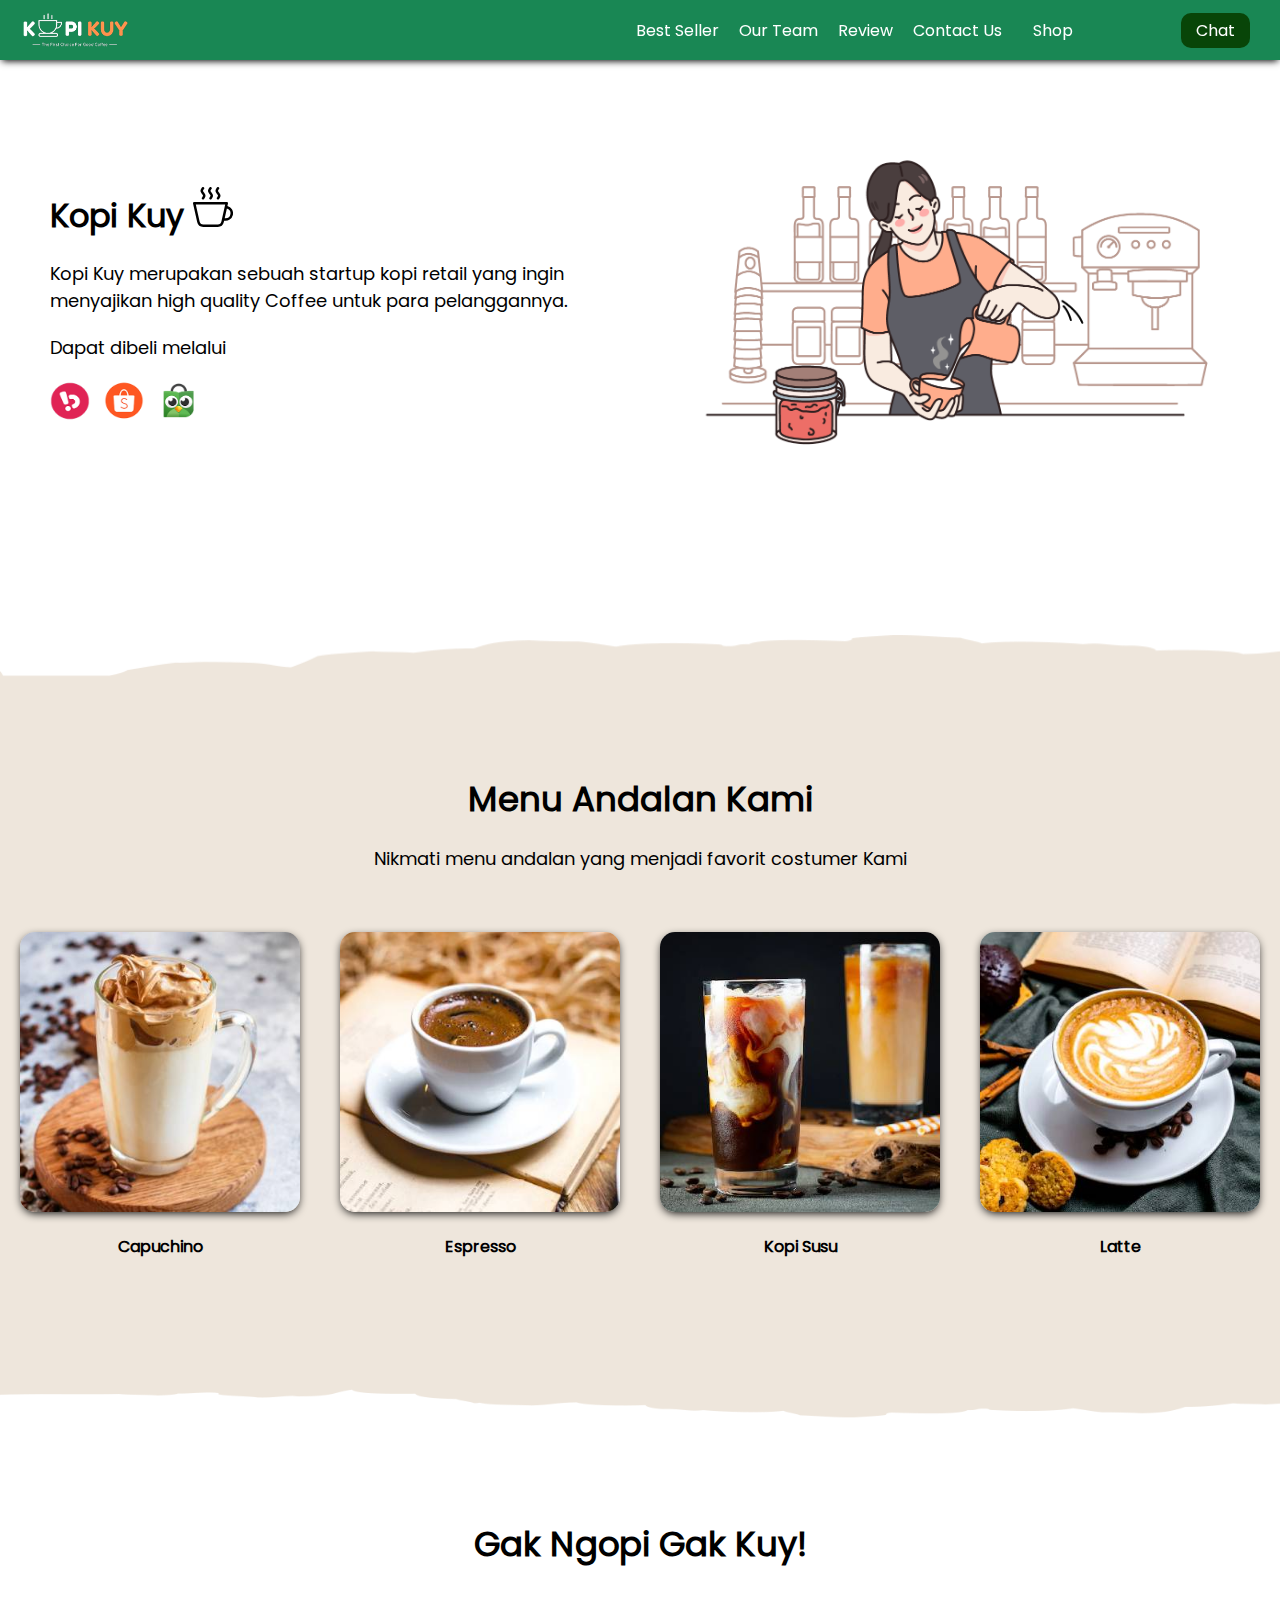
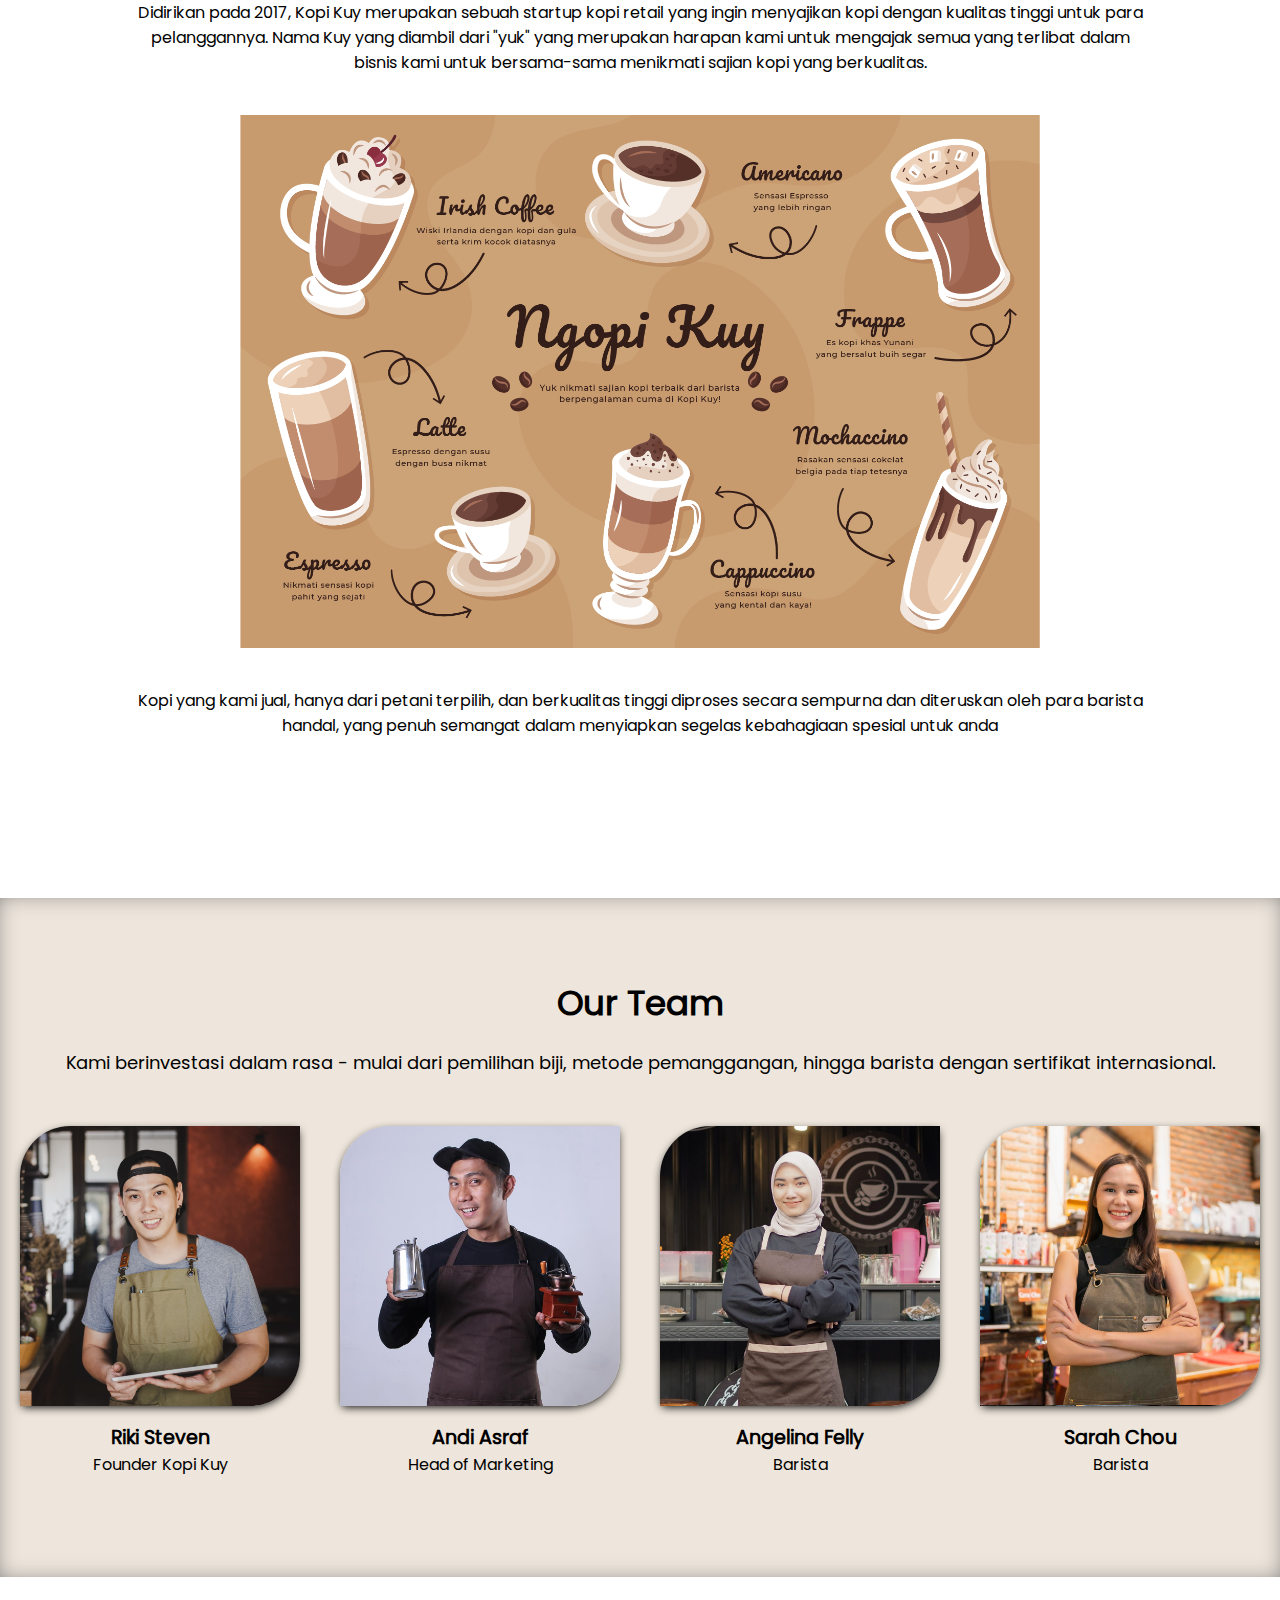
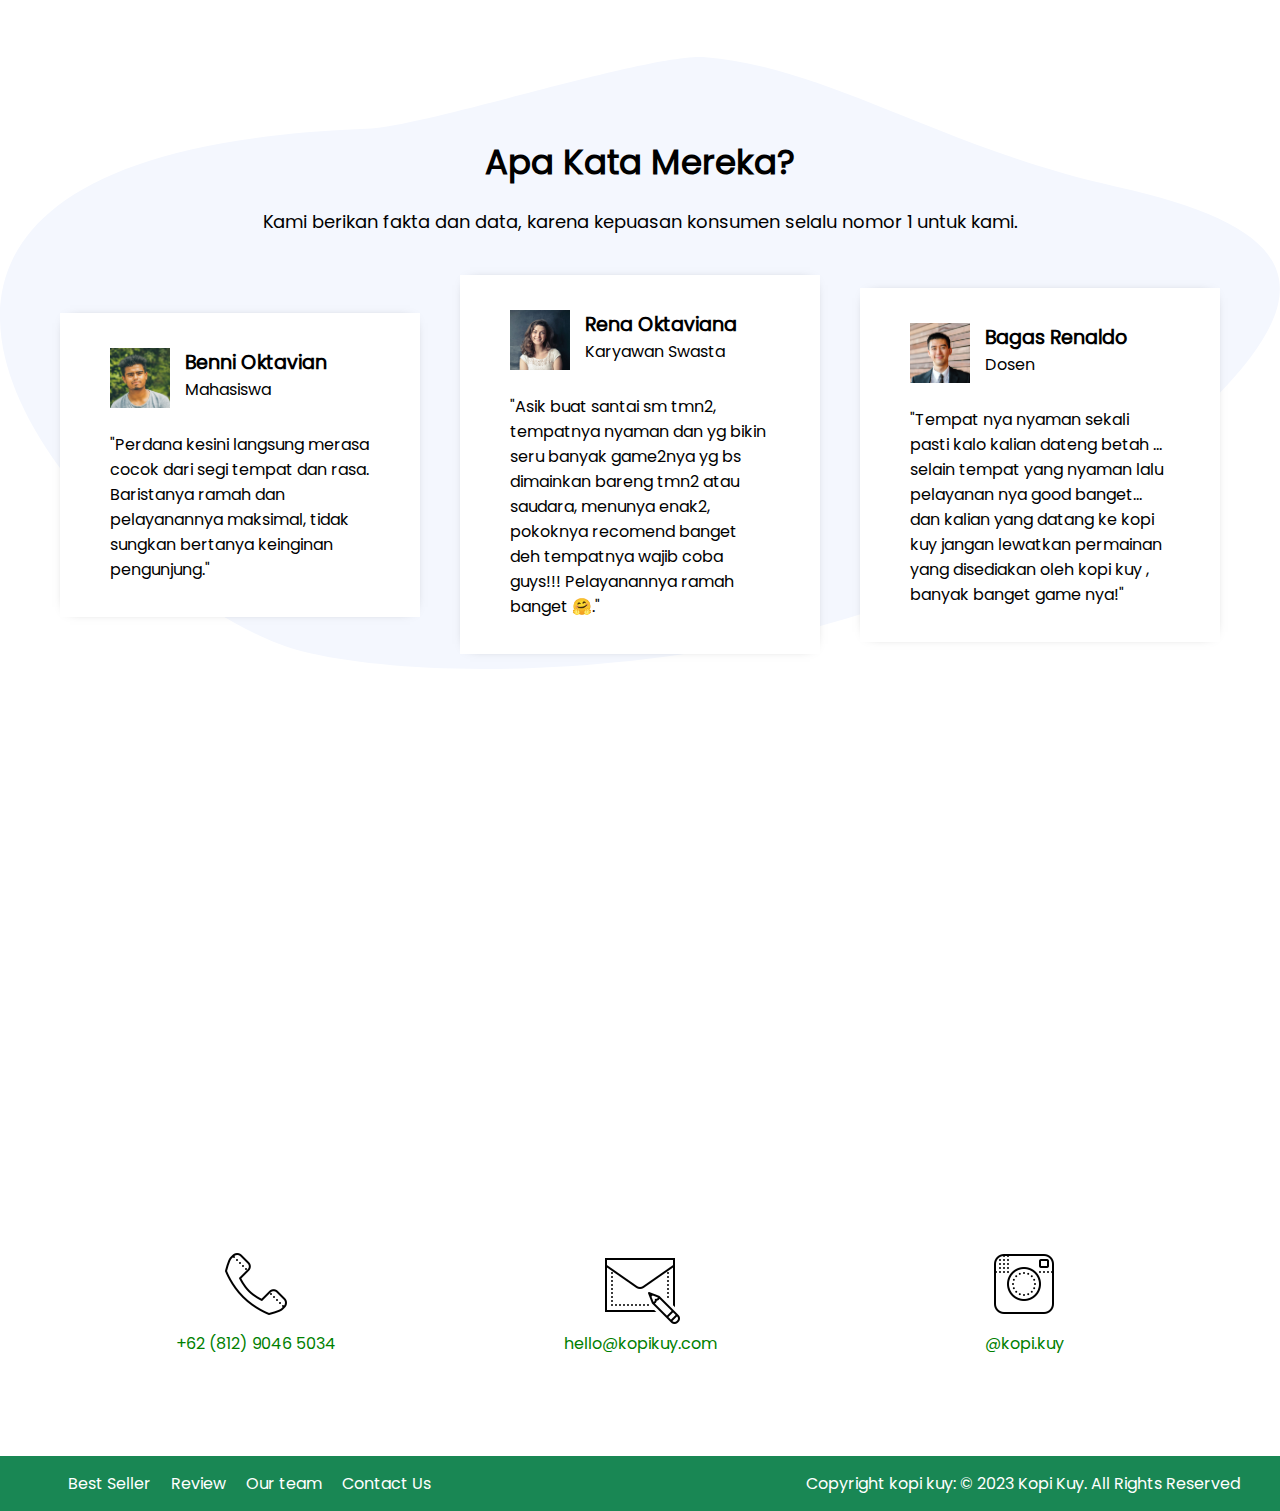
<file: index.html>
<!DOCTYPE html>
<html lang="id">

<head>
    <meta charset="UTF-8">
    <meta http-equiv="X-UA-Compatible" content="IE=edge">
    <meta name="viewport" content="width=device-width, initial-scale=1.0">
    <link rel="shortcut icon" href="images/favicon.ico" type="image/x-icon">
    <title>Website Kopi Kuy</title>
    <link rel="stylesheet" href="css/style.css">
</head>

<body>
    <nav>
        <img class="logo" src="images/logo/logo_kuy.png">
        <div class="navigasi">
            <a href="#best-seller">Best Seller</a>
            <a href="#our-team">Our Team</a>
            <a href="#review">Review</a>
            <a href="#contact-us">Contact Us</a>
        </div>
        <a class="shop" href="produk.html">Shop</a>
        <a class="chat" href="https://wa.me/628123456?text=Saya ingin bertanya" target="_blank">Chat</a>
    </nav>

    <!-- Tulis Kode HTML / <header> Setelah baris di bawah ini (baris 28) -->

    <header>
        <div class="kiri">
            <h1>
                Kopi Kuy <img src="images/icon/icon_kopi.svg" alt="">
            </h1>
            <p>Kopi Kuy merupakan sebuah startup kopi retail yang ingin menyajikan
                high quality Coffee untuk para pelanggannya.</p>
            <p>Dapat dibeli melalui</p>
            <div class="olshop">
                <img src="images/logo/logo_bukalapak.png" alt="">
                <img src="images/logo/logo_shopee.png" alt="">
                <img src="images/logo/logo_tokopedia.png" alt="">
            </div>
        </div>
        <div class="kanan">
            <img src="images/header/header1.png" alt="">
        </div>
    </header>

    <section class="best-seller" id="best-seller">
        <h2>Menu Andalan Kami</h2>
        <p>Nikmati menu andalan yang menjadi favorit costumer Kami</p>
        <div class="produk">
            <img src="images/produk/product_capuchino.jpg" alt="">
            <p>Capuchino</p>
        </div>
        <div class="produk">
            <img src="images/produk/product_espresso.jpg" alt="">
            <p>Espresso</p>
        </div>
        <div class="produk">
            <img src="images/produk/product_kopi_susu.jpg" alt="">
            <p>Kopi Susu</p>
        </div>
        <div class="produk">
            <img src="images/produk/product_latte.jpg" alt="">
            <p>Latte</p>
        </div>
    </section>

    <section class="about-us" id="about-us">
        <h2>Gak Ngopi Gak Kuy!</h2>
        <p>Didirikan pada 2017, Kopi Kuy merupakan sebuah startup kopi retail
            yang ingin menyajikan kopi dengan kualitas tinggi untuk para pelanggannya.
            Nama Kuy yang diambil dari "yuk" yang merupakan harapan kami untuk mengajak semua
            yang terlibat dalam bisnis kami untuk bersama-sama menikmati sajian kopi yang berkualitas.</p>
        <img src="images/about-us/aset_kopi_jumbo.png" alt="">
        <p>Kopi yang kami jual, hanya dari petani terpilih, dan berkualitas tinggi diproses
            secara sempurna dan diteruskan oleh para barista handal, yang penuh semangat
            dalam menyiapkan segelas kebahagiaan spesial untuk anda</p>
    </section>

    <section class="our-team" id="our-team">
        <h2>Our Team</h2>
        <p>Kami berinvestasi dalam rasa - mulai dari pemilihan biji, metode pemanggangan,
            hingga barista dengan sertifikat internasional.</p>
        <div class="team">
            <img src="images/team/team1.jpg" alt="">
            <h3>Riki Steven</h3>
            <p>Founder Kopi Kuy</p>
        </div>
        <div class="team">
            <img src="images/team/team2.jpg" alt="">
            <h3>Andi Asraf</h3>
            <p>Head of Marketing</p>
        </div>
        <div class="team">
            <img src="images/team/team3.jpg" alt="">
            <h3>Angelina Felly</h3>
            <p>Barista</p>
        </div>
        <div class="team">
            <img src="images/team/team4.jpg" alt="">
            <h3>Sarah Chou</h3>
            <p>Barista</p>
        </div>
    </section>

    <section class="review" id="review">
        <h2>Apa Kata Mereka?</h2>
        <p>Kami berikan fakta dan data, karena kepuasan konsumen selalu nomor 1 untuk kami.</p>
        <div class="testimoni">
            <img src="images/customer/customer1.jpg" alt="">
            <div class="profile">
                <h3>Benni Oktavian</h3>
                <p>Mahasiswa</p>
            </div>
            <p>"Perdana kesini langsung merasa cocok dari segi tempat dan rasa.
                Baristanya ramah dan pelayanannya maksimal, tidak sungkan bertanya keinginan pengunjung."</p>
        </div>
        <div class="testimoni">
            <img src="images/customer/customer2.jpg" alt="">
            <div class="profile">
                <h3>Rena Oktaviana</h3>
                <p>Karyawan Swasta</p>
            </div>
            <p>"Asik buat santai sm tmn2, tempatnya nyaman dan yg bikin seru banyak game2nya
                yg bs dimainkan bareng tmn2 atau saudara, menunya enak2, pokoknya recomend
                banget deh tempatnya wajib coba guys!!! Pelayanannya ramah banget 🤗."</p>
        </div>
        <div class="testimoni">
            <img src="images/customer/customer3.jpg" alt="">
            <div class="profile">
                <h3>Bagas Renaldo</h3>
                <p>Dosen</p>
            </div>
            <p>"Tempat nya nyaman sekali pasti kalo kalian dateng betah ...
                selain tempat yang nyaman lalu pelayanan nya good banget...
                dan kalian yang datang ke kopi kuy jangan lewatkan permainan yang disediakan
                oleh kopi kuy , banyak banget game nya!"</p>
        </div>
    </section>

    <section class="contact-us" id="contact-us">
        <iframe
            src="https://www.google.com/maps/embed?pb=!1m14!1m8!1m3!1d7932.741866032694!2d106.668581!3d-6.214715!3m2!1i1024!2i768!4f13.1!3m3!1m2!1s0x2e69f9912c7f297b%3A0xe5a3a671dae861ab!2sKopi%20kuy!5e0!3m2!1sid!2sid!4v1680617229460!5m2!1sid!2sid"
            allowfullscreen="" loading="lazy" referrerpolicy="no-referrer-when-downgrade"></iframe>
        <div class="kontak">
            <img src="images/icon/icon_phone.png" alt="">
            <p>+62 (812) 9046 5034</p>
        </div>
        <div class="kontak">
            <img src="images/icon/icon_mail.png" alt="">
            <p>hello@kopikuy.com</p>
        </div>
        <div class="kontak">
            <img src="images/icon/icon_instagram.png" alt="">
            <p>@kopi.kuy</p>
        </div>
    </section>

    <footer>
        <div class="navigasi">
            <a href="#best-seller">Best Seller</a>
            <a href="#review">Review</a>
            <a href="#our-team">Our team</a>
            <a href="#contact-us">Contact Us</a>
        </div>
        <p>Copyright kopi kuy: © 2023 Kopi Kuy. All Rights Reserved</p>
    </footer>


    <!--
        Kode HTML tidak boleh lewat dari batas ini
        Pastikan setiap section di tutup
        misalnya kode <section class="best-seller"> harus ada
        di bawah kode </header> (perhatikan ada garis miringnya
        dan setiap section harus setelah kode </section>
        jangan menulis <section> di dalam <section>
    -->
</body>

</html>
</file>
<file: css/style.css>
/* Kode * di bawah ini untuk mereset tampilan setiap web browser supaya seragam */

* {
   box-sizing: border-box;
   margin: 0;
   padding: 0;
}

html {
   /* scroll-behavior: smooth agar scroll ketika klik pada navigasi menjadi halus */
   scroll-behavior: smooth;
}

/* 
Kode di bawah ini untuk mengatur nav sampai footer agar memiliki tampilan flexibel
selengkapnya akan di bahas di hari ke 3
*/

nav,
header,
section,
footer {
   /* 
      display: flex memiliki pengaturan yang dapat mengatur agar elemen
      di dalamnya memiliki ukuran yang fleksibel
      digunakan saat ada elemen yang isinya lebih dari satu kolom
   */
   display: flex;
   /* 
      align-items: center mengatur elemen di dalamnya rata tengah vertikal
   */
   align-items: center;

   /* 
      justify-content: center mengatur elemen di dalamnya rata tengah horizontal
   */
   justify-content: center;

   /* 
      flex-wrap: wrap mengatur agar jika lebar elemen berlebih, maka elemen
      akan otomatis diletakan di baris baru (tidak dipaksakan di satu baris)
   */
   flex-wrap: wrap;
}



/* 
Kode @font-face untuk menginstall font ke dalam Website 
src adalah untuk lokasi fontnya, font dapat di cari di website https://fonts.google.com/
dengan memberi nama family, maka kita mendaftarkan font tersebut ke dalam website
*/

@font-face {
   src: url(../fonts/poppins.woff2);
   font-family: 'Poppins';
}

body {
   /* 
   mendaftarkan semua teks pada body menjadi family Poppins 
   kenapa pada body? karena elemen body membungkus semua elemen dari nav section sampai footer
   */
   font-family: 'Poppins';
}

/*
Misalnya ada font dari google yang bernama Irish Grover yang berada di:
https://fonts.gstatic.com/s/irishgrover/v23/buExpoi6YtLz2QW7LA4flVgv__RP.woff2

maka bisa coba copy kode berikut untuk menginstall font tadi:

@font-face {
  font-family: 'Irish Grover';
  font-style: normal;
  font-weight: 400;
  src: url(https://fonts.gstatic.com/s/irishgrover/v23/buExpoi6YtLz2QW7LA4flVgv__RP.woff2) format('woff2');
}

Jika kode di atas sudah di copy
Nanti pada element yang ingin menggunakan font Irish Grover Tadi, tinggal diganti font-familynya
misal mau mengganti h1 dan h2 maka kodenya sebagai berikut:

h1,h2 {
   font-family: 'Irish Grover';
}

*/


a {
   /* menghilangkan garis bawah pada link */
   text-decoration: none;

   /* 
   color: adalah untuk mengganti warna tulisan.
   color:unset digunakan pada a untuk menghilangkan warna bawaan pada link (biasanya warna biru) 
   */
   color: unset;
}

h2 {
   /* mengatur ukuran huruf ke 34 pixel */
   font-size: 34px;
}

h3 {
   /* mengatur ukuran huruf ke 1.2rem */
   font-size: 1.2rem;
}

h1,
h2,
h3 {
   /* mengatur tebal huruf bisa bold, normal*/
   font-weight: bold;
}

img {
   /* 
      kode max-width artinya lebar maksimal
      mengatur agar semua elemen img memiliki lebar maksimal 100% agar
      besar gambar tidak melebihi layar ataupun elemen pembungkus
   */
   max-width: 100%;
}

/* Navigasi */

nav {
   /* 
   background-color mengatur warna latar belakang 
   untuk pengguna hp, pergantian warna tidak bisa seperti vs code
   hanya dapat menggunakan warna bahasa inggris seperti: red, green, brown, purple dsb
   untuk pengguna vscode silahkan arahkan mouse ke kotak warna di bawah
   untuk mengganti warna sesuai keinginan
   */
   background-color: #198754;

   /* box-shadow membuat efek bayangan */
   box-shadow: 0 3px 7px -2px #000;

   /* width mengatur lebar elemen. 100% agar lebarnya full dari kiri sampai kanan layar */
   width: 100%;

   /* 
   padding digunakan untuk memberi jarak ke dalam. 
   efeknya bila digunakan pada elemen yang memiliki warna latar akan membuat elemen tersebut 'gemuk'
   padding-top artinya jarak ke atas, nilai padding dapat berupa
   padding-top, padding-bottom, padding-left, padding-right
   */
   padding-top: 10px;
   padding-bottom: 10px;

   /* 
   position mengatur posisi elemen, position:fixed supaya elemen nav akan ikut menempel di atas layar
   saat kita scroll ke bawah. Jika ingin navigasi gak nempel, bisa menggunakan position:static;
   */
   position: fixed;

   /* Nilai z-index semakin besar, maka elemen akan semakin di depan */
   z-index: 500;
}

img.logo {
   /* height mengatur tinggi elemen */
   height: 40px;
   /* penjelasan margin mirip dengan padding, fungsinya untuk memberi jarak pada elemen */
   margin-left: 20px;
}

div.navigasi {
   margin-left: auto;
   margin-right: 15px;
}

nav a {
   color: #fff;
   padding-left: 8px;
   padding-right: 8px;
}

a.shop {
   margin-right: 100px;
}

a.chat {
   margin-right: 30px;
   background-color: rgb(8, 69, 8);
   color: #fff;
   padding-top: 5px;
   padding-right: 15px;
   padding-bottom: 5px;
   padding-left: 15px;
   border-radius: 10px;
}


/* 
   PERHATIKAN bahwa dalam mengatur elemen, nama elemen langsung ditulis
   sedangkan untuk mengatur class, dibutuhkan tanda titik (.) terlebih dulu
   img {} berarti seluruh elemen dengan tag img (<img src="....">), 
   sedangkan .img artinya hanya elemen dengan class img (<img class="img" src="...">) 
*/


/* HEADER */


header,
section {
   /*
    padding mengatur jarak ke dalam
    pada padding dan margin ditambahkan top / right / bottom / top 
    untuk mengatur jarak masing-masing 
   */
   padding-top: 80px;
   padding-bottom: 80px;

   /* margin mengatur jarak ke luar */
   margin-bottom: 80px;
}

/* penulisan CSS dapat digabung dengan beberapa elemen */
header div.kiri,
header div.kanan {
   /* width mengatur lebar elemen. 50% artinya setengah ukuran elemen pembungkus */
   width: 50%;
   padding: 50px;
}

header h1 {
   margin-bottom: 20px;
}

header p {
   /* font-size digunakan untuk mengatur ukuran huruf */
   font-size: 18px;
   margin-bottom: 20px;
}

div.olshop img {
   width: 40px;
   /* aspect-ratio:1 agar tinggi menyesuaikan width */
   aspect-ratio: 1;
   margin-right: 10px;
}

/* Best Seller */

section.best-seller {
   position: relative;

   /* background-color mengatur warna latar belakang elemen */
   background-color: #EEE6DC;

   /* text-align mengatur rata tulisan, bisa bernilai: left, right, center, justify */
   text-align: center;
}

/* 
terkait position, after, dan before memerlukan pemahaman mendalam
terkait layout pada CSS untuk dapat memahami secara penuh 
*/

section.best-seller::before,
section.best-seller::after {
   position: absolute;
   content: "";
   width: 100%;
   height: 76px;

   /* background-image untuk menambahkan gambar sebagai background */
   background-image: url(../images/background/garis-atas.png);

   /*background-size agar gambar latar menyesuaikan tinggi / lebar elemen */
   background-size: cover;

   top: -60px;
   left: 0;
}

section.best-seller::after {
   height: 60px;
   background-image: url(../images/background/garis-bawah.png);
   top: unset;
   bottom: -60px;
}

section.best-seller h2 {
   margin-bottom: 20px;
   width: 100%;
}

/* 
Penulisan section.best-seller > p berarti mengatur elemen p yang langsung
di bungkus oleh elemen <section class="best-seller">
aturan ini tidak berlaku untuk elemen <p> yang ada di dalam <div class="produk">
*/

section.best-seller>p {
   font-size: 18px;
   margin-bottom: 40px;
   width: 100%;
}

div.produk {
   /* 
      Penulisan padding dan margin seperti padding:20px ini penulisan singkat 
      yang berarti top, right, bottom, left nilainya sama, yaitu 20px 
   */
   padding: 20px;
   width: 25%;
}

div.produk img {
   /* transition membuat animasi transisi dari perubahan style, 0.3s berarti 0.3 detik */
   transition: all 0.3s ease;

   /* border-radius  Membuat sudut membulat */
   border-radius: 15px;

   /* box-shadow membuat efek bayangan */
   box-shadow: 0 3px 10px -2px #000;
}

/*

kode div.produk img:hover akan dijalankan saat mouse ada di atas elemen <img> yang ada
di dalam <div class="produk"> 
karena ada efek transition pada div.produk img 
maka akan menghasilkan efek animasi yang smooth

*/
div.produk img:hover {

   /* membuat transformasi, bisa berupa scale(1.05), rotate(180deg), translateY(-50px), dsb */
   transform: scale(0.9);
   border-radius: 50%;
}

div.produk p {
   margin-top: 15px;
   font-weight: bold;
}



/* About US */

section.about-us {
   /* max-width: 80%; mengatur lebar maksimal elemen tidak boleh melebihi 80% layar */
   max-width: 80%;

   /* margin-left dan margin-right auto akan membuat posisi elemen berada di tengah */
   margin-left: auto;
   margin-right: auto;
   text-align: center;
}

section.about-us h2 {
   margin-bottom: 30px;
   width: 100%;
}

section.about-us img {
   /* 
      Penulisan width: 800px dan max-width: 100% mengatur agar
      elemen memiliki lebar 800px namun tidak boleh melebihi 100% ukuran layar
   */
   width: 800px;
   max-width: 100%;
   margin: auto;
}

/*
section.about-us p:nth-child(2) berarti mengatur elemen ke 2 dengan jenis <p>
yang ada di dalam <section class="about-us">
*/

section.about-us p:nth-child(2) {
   margin-bottom: 40px;
}

section.about-us p:nth-child(4) {
   margin-top: 40px;
}


/* OUR TEAM */

section.our-team {
   background-color: #EEE6DC;
   box-shadow: inset 0px 0px 23px -6px #707070;
   text-align: center;
}

section.our-team h2 {
   margin-bottom: 20px;
   width: 100%;
}

section.our-team>p {
   margin-bottom: 30px;
   font-size: 18px;
   width: 800px;
   max-width: 90%;
   margin-left: auto;
   margin-right: auto;
   width: 100%;
}

div.team {
   width: 25%;
   padding: 20px;
}

div.team img {
   width: 100%;
   aspect-ratio: 1/1;
   object-fit: cover;
   box-shadow: 0 3px 10px -2px #000;
   border-radius: 50px 0px 50px 0px;
   margin-bottom: 10px;
}


/* REVIEW */

section.review {
   background-image: url(../images/background/bg-review.svg);
   /* 
      background-size: contain;
      membuat gambar latar belakang tidak terpotong
   */
   background-size: contain;

   /* 
      background-repeat: no-repeat;
      membuat gambar latar belakang tidak diulang (duplikat)
   */
   background-repeat: no-repeat;
   padding-left: 40px;
   padding-right: 40px;
   justify-content: space-around;
   /* align-items: stretch; membuat tinggi elemen di dalam .review .baris seragam */
   text-align: center;
}

section.review h2 {
   margin-bottom: 20px;
   width: 100%;
}

section.review>p {
   margin-bottom: 40px;
   font-size: 18px;
   width: 100%;
}

div.testimoni {
   width: 30%;
   display: flex;
   flex-wrap: wrap;
   padding: 35px 50px;
   box-shadow: 0px 0px 12px -10px #000;
   background-color: #fff;
}

div.testimoni img {
   width: 60px;
   height: 60px;
   margin-right: 15px;
   object-fit: cover;
}

div.profile {
   text-align: left;
   display: block;
   margin-bottom: 30px;
   width: calc(100% - 75px);
}

div.profile p {
   width: 100%;
   text-align: left;
}

div.testimoni>p {
   width: 100%;
   text-align: left;
}


/* CONTACT US */
section.contact-us {
   margin-bottom: 20px;
}

section.contact-us iframe {
   width: 100%;
   height: 300px;
   border: 0;
}

div.kontak {
   width: 30%;
   /* color mengatur warna tulisan */
   color: green;
   text-align: center;
   margin-top: 50px;
}


/* FOOTER */

footer {
   background-color: #198754;
   padding-top: 15px;
   padding-bottom: 15px;
   color: #fff;
   padding-right: 40px;
   padding-left: 40px;
}

footer div.navigasi {
   margin-left: 20px;
   margin-right: auto;
}

footer div.navigasi a {
   padding: 8px;
}

/* UNTUK kode RESPONSIF hari ke 3 tulis DI BAWAH sini */

@media (max-width:768px) {
   .navigasi {
      display: none;
   }

   a.shop {
      margin-right: 20px;
      margin-left: auto;
   }

   header {
      text-align: center;
   }

   header div.kiri,
   header div.kanan {
      width: 100%;
      padding: 25px;
   }

   div.produk,
   div.team,
   div.kontak {
      width: 50%;
   }

   div.testimoni {
      width: 100%;
      margin-bottom: 20px;
      padding: 30px;
   }

}


/* Kode CSS Selesai di sini */
</file>
